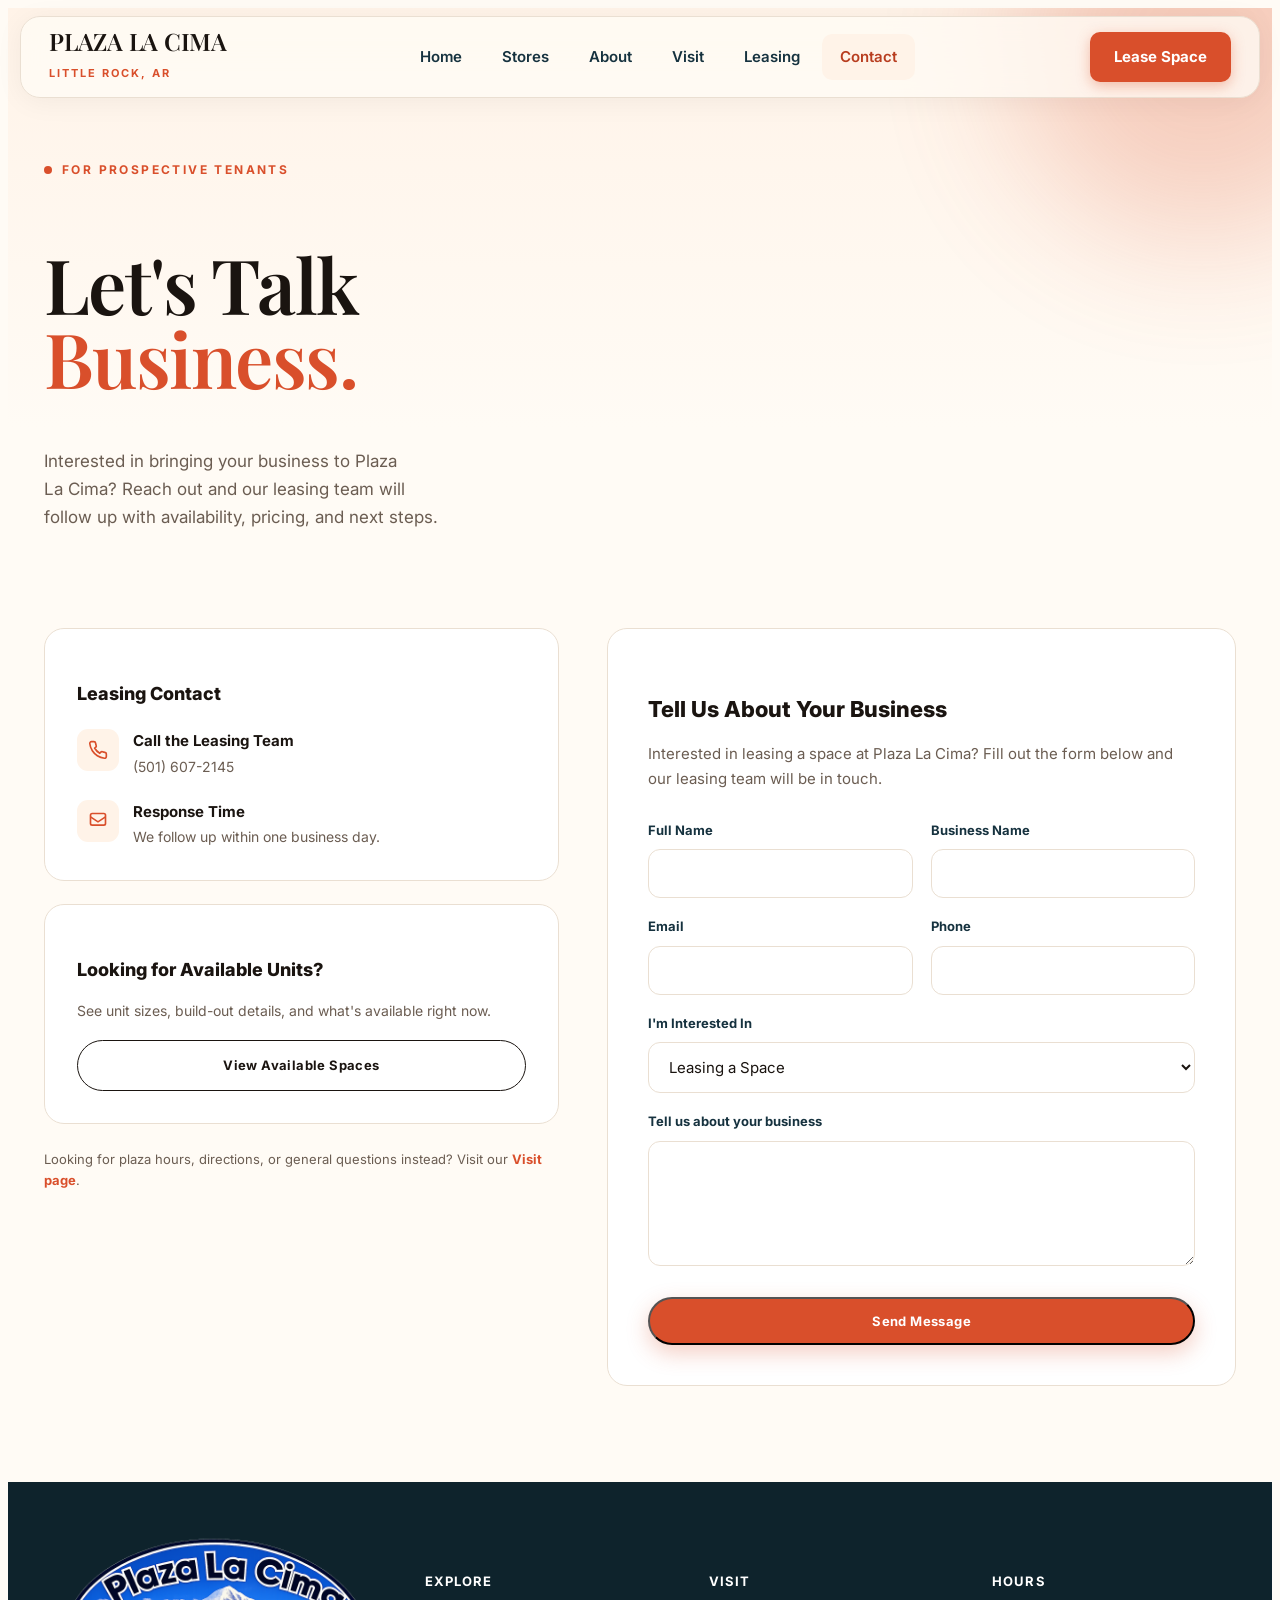
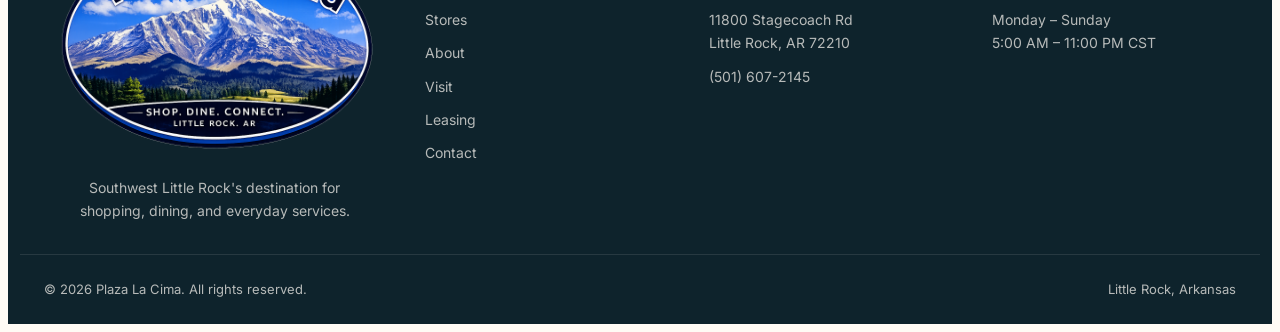
<file: contact.html>
<!DOCTYPE html>
<html lang="en">
<head>
<meta charset="UTF-8">
<meta name="viewport" content="width=device-width, initial-scale=1.0">
<meta name="description" content="Interested in leasing a space at Plaza La Cima? Contact our leasing team — 11800 Stagecoach Rd, Little Rock, AR 72210. Call (501) 607-2145.">
<title>Contact Leasing | Plaza La Cima</title>
<link rel="preconnect" href="https://fonts.googleapis.com">
<link rel="preconnect" href="https://fonts.gstatic.com" crossorigin>
<link href="https://fonts.googleapis.com/css2?family=Playfair+Display:ital,wght@0,500;0,600;0,700;1,600&family=Inter:wght@300;400;500;600;700&display=swap" rel="stylesheet">
<link rel="stylesheet" href="assets/site.css">
</head>
<body>

<div class="nav-wrap">
  <nav class="nav" role="navigation" aria-label="Primary">
    <a href="index.html" class="nav-logo" aria-label="Plaza La Cima home">
      <span><span class="nav-logo-text">PLAZA LA CIMA</span><br><span class="nav-logo-sub">Little Rock, AR</span></span>
    </a>
    <div class="nav-links">
      <a href="index.html">Home</a>
      <a href="stores.html">Stores</a>
      <a href="about.html">About</a>
      <a href="visit.html">Visit</a>
      <a href="leasing.html">Leasing</a>
      <a href="contact.html" class="active">Contact</a>
    </div>
    <a href="leasing.html" class="nav-cta">Lease Space</a>
    <button class="nav-toggle" aria-label="Open menu" aria-expanded="false">
      <svg width="24" height="24" viewBox="0 0 24 24" fill="none" stroke="#1A1410" stroke-width="2"><line x1="3" y1="6" x2="21" y2="6"/><line x1="3" y1="12" x2="21" y2="12"/><line x1="3" y1="18" x2="21" y2="18"/></svg>
    </button>
  </nav>
</div>
<div class="mobile-menu">
  <a href="index.html">Home</a>
  <a href="stores.html">Stores</a>
  <a href="about.html">About</a>
  <a href="visit.html">Visit</a>
  <a href="leasing.html">Leasing</a>
  <a href="contact.html">Contact</a>
  <a href="leasing.html" class="mobile-cta">Lease Space</a>
</div>

<header style="position:relative; padding:140px 0 60px; overflow:hidden; background:linear-gradient(180deg,#FFF3E8 0%,#FFFBF5 70%);">
  <div class="blob" style="width:380px;height:380px;background:var(--primary);top:-150px;right:-120px;"></div>
  <div class="container" style="position:relative;z-index:1;">
    <p class="kicker reveal">For Prospective Tenants</p>
    <h1 class="font-display reveal" style="font-size:clamp(40px,7vw,76px); line-height:0.98; transition-delay:.05s;">Let's Talk<br><span style="color:var(--primary);">Business.</span></h1>
    <p class="reveal text-balance" style="font-size:17px; color:var(--muted); max-width:560px; margin-top:20px; transition-delay:.1s;">Interested in bringing your business to Plaza La Cima? Reach out and our leasing team will follow up with availability, pricing, and next steps.</p>
  </div>
</header>

<section class="section" style="padding-top:20px;">
  <div class="container" style="display:grid; grid-template-columns:0.9fr 1.1fr; gap:48px; align-items:start;">

    <div>
      <div class="reveal card" style="padding:32px; margin-bottom:24px;">
        <h3 style="font-weight:800; font-size:18px; margin-bottom:20px;">Leasing Contact</h3>
        <div style="display:flex; gap:14px; margin-bottom:20px;">
          <span style="width:42px;height:42px;border-radius:11px;background:var(--bg-2);display:flex;align-items:center;justify-content:center;flex-shrink:0;">
            <svg width="20" height="20" viewBox="0 0 24 24" fill="none" stroke="var(--primary)" stroke-width="2"><path d="M22 16.92v3a2 2 0 0 1-2.18 2 19.79 19.79 0 0 1-8.63-3.07 19.5 19.5 0 0 1-6-6 19.79 19.79 0 0 1-3.07-8.67A2 2 0 0 1 4.11 2h3a2 2 0 0 1 2 1.72c.127.96.361 1.903.7 2.81a2 2 0 0 1-.45 2.11L8.09 9.91a16 16 0 0 0 6 6l1.27-1.27a2 2 0 0 1 2.11-.45c.907.339 1.85.573 2.81.7A2 2 0 0 1 22 16.92z"/></svg>
          </span>
          <div><div style="font-weight:700; font-size:15px;">Call the Leasing Team</div><a href="tel:+15016072145" style="color:var(--muted); font-size:14px;">(501) 607-2145</a></div>
        </div>
        <div style="display:flex; gap:14px;">
          <span style="width:42px;height:42px;border-radius:11px;background:var(--bg-2);display:flex;align-items:center;justify-content:center;flex-shrink:0;">
            <svg width="20" height="20" viewBox="0 0 24 24" fill="none" stroke="var(--primary)" stroke-width="2"><rect x="3" y="3" width="18" height="14" rx="2"/><path d="M3 7l9 6 9-6"/></svg>
          </span>
          <div><div style="font-weight:700; font-size:15px;">Response Time</div><div style="color:var(--muted); font-size:14px;">We follow up within one business day.</div></div>
        </div>
      </div>

      <div class="reveal card" style="padding:32px; transition-delay:.05s;">
        <h3 style="font-weight:800; font-size:18px; margin-bottom:12px;">Looking for Available Units?</h3>
        <p style="color:var(--muted); font-size:14px; margin-bottom:18px;">See unit sizes, build-out details, and what's available right now.</p>
        <a href="leasing.html" class="btn btn-outline" style="width:100%; justify-content:center;">View Available Spaces</a>
      </div>

      <p style="font-size:13px; color:var(--muted); margin-top:24px;">Looking for plaza hours, directions, or general questions instead? Visit our <a href="visit.html" style="color:var(--primary); font-weight:700;">Visit page</a>.</p>
    </div>

    <div class="reveal card" style="padding:40px; transition-delay:.1s;">
      <h3 style="font-weight:800; font-size:22px; margin-bottom:8px;">Tell Us About Your Business</h3>
      <p style="color:var(--muted); font-size:15px; margin-bottom:28px;">Interested in leasing a space at Plaza La Cima? Fill out the form below and our leasing team will be in touch.</p>

      <div data-form-success class="hidden" style="background:rgba(34,139,87,0.1); color:#1F7A4D; padding:14px 18px; border-radius:12px; font-size:14px; font-weight:600; margin-bottom:20px;">
        Thanks! Your message has been sent. We'll be in touch soon.
      </div>

      <form data-static-form aria-label="Leasing contact form">
        <div style="display:grid; grid-template-columns:1fr 1fr; gap:18px; margin-bottom:18px;">
          <div class="field"><label for="name">Full Name</label><input type="text" id="name" name="name" required autocomplete="name"></div>
          <div class="field"><label for="business">Business Name</label><input type="text" id="business" name="business"></div>
        </div>
        <div style="display:grid; grid-template-columns:1fr 1fr; gap:18px; margin-bottom:18px;">
          <div class="field"><label for="email">Email</label><input type="email" id="email" name="email" required autocomplete="email"></div>
          <div class="field"><label for="phone">Phone</label><input type="tel" id="phone" name="phone" required autocomplete="tel"></div>
        </div>
        <div class="field" style="margin-bottom:18px;">
          <label for="topic">I'm Interested In</label>
          <select id="topic" name="topic">
            <option>Leasing a Space</option>
            <option>Unit 6 — ~1,200 sq ft</option>
            <option>Unit 7 — ~950 sq ft</option>
            <option>Press / Media</option>
            <option>Other</option>
          </select>
        </div>
        <div class="field" style="margin-bottom:24px;"><label for="message">Tell us about your business</label><textarea id="message" name="message" rows="5" required></textarea></div>
        <button type="submit" class="btn btn-primary" style="width:100%; justify-content:center;">Send Message</button>
      </form>
    </div>
  </div>
</section>

<footer class="footer">
  <div class="container" style="padding:72px 24px 32px; display:grid; grid-template-columns:1.4fr 1fr 1fr 1fr; gap:40px;">
    <div style="text-align:center;">
      <img src="assets/images/57A8D2F7-9F4C-454E-AA2B-6FD68FB457A6.png" alt="Plaza La Cima logo" style="height:250px; width:auto; max-width:100%; margin:-32px auto 4px;">
      <p style="max-width:280px; font-size:14px; margin:0 auto;">Southwest Little Rock's destination for shopping, dining, and everyday services.</p>
    </div>
    <div>
      <h4 style="color:var(--white); font-size:13px; letter-spacing:.08em; text-transform:uppercase; margin-bottom:16px;">Explore</h4>
      <div style="display:flex; flex-direction:column; gap:10px; font-size:14px;">
        <a href="stores.html">Stores</a><a href="about.html">About</a><a href="visit.html">Visit</a><a href="leasing.html">Leasing</a><a href="contact.html">Contact</a>
      </div>
    </div>
    <div>
      <h4 style="color:var(--white); font-size:13px; letter-spacing:.08em; text-transform:uppercase; margin-bottom:16px;">Visit</h4>
      <div style="display:flex; flex-direction:column; gap:10px; font-size:14px;">
        <span>11800 Stagecoach Rd<br>Little Rock, AR 72210</span>
        <a href="tel:+15016072145">(501) 607-2145</a>
      </div>
    </div>
    <div>
      <h4 style="color:var(--white); font-size:13px; letter-spacing:.08em; text-transform:uppercase; margin-bottom:16px;">Hours</h4>
      <p style="font-size:14px;">Monday – Sunday<br>5:00 AM – 11:00 PM CST</p>
    </div>
  </div>
  <div class="container" style="border-top:1px solid rgba(255,251,245,0.1); padding:24px; font-size:13px; display:flex; justify-content:space-between; flex-wrap:wrap; gap:8px;">
    <span>© 2026 Plaza La Cima. All rights reserved.</span>
    <span>Little Rock, Arkansas</span>
  </div>
</footer>

<script src="assets/site.js"></script>
</body>
</html>
</file>
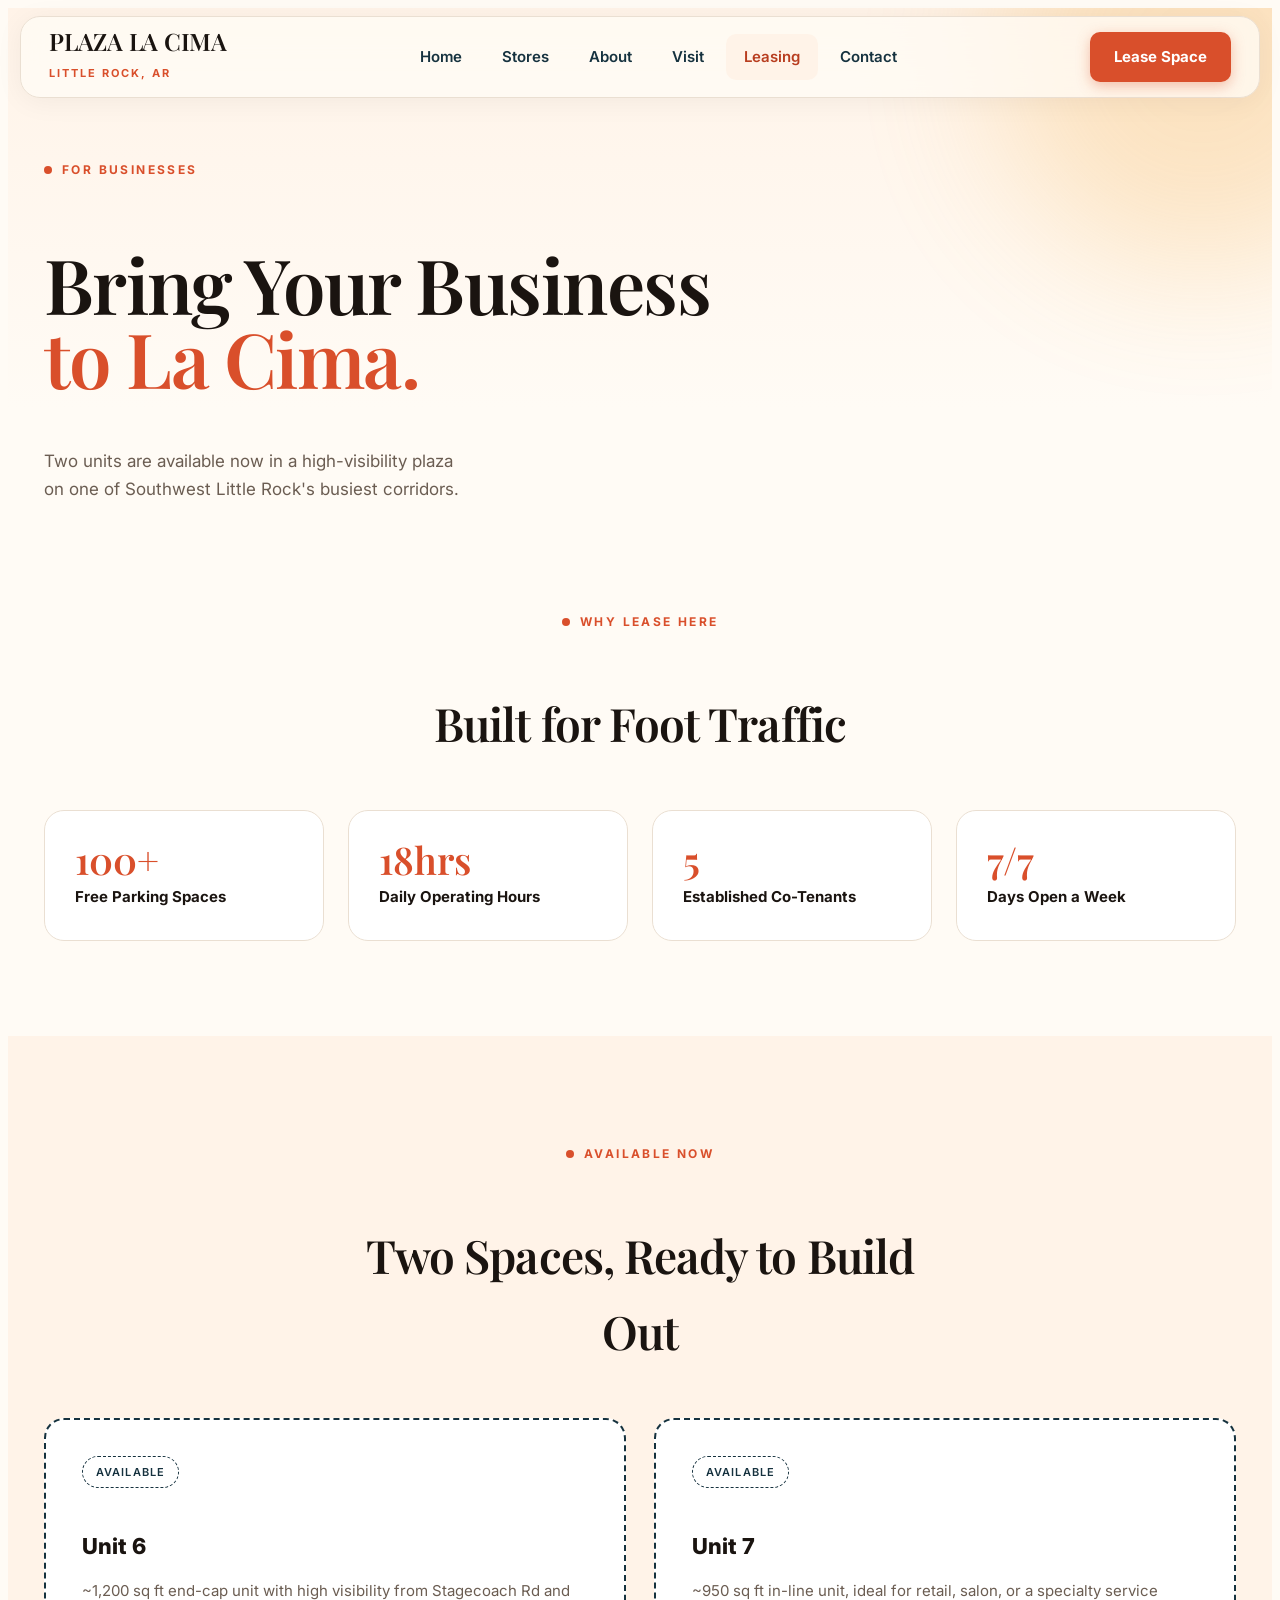
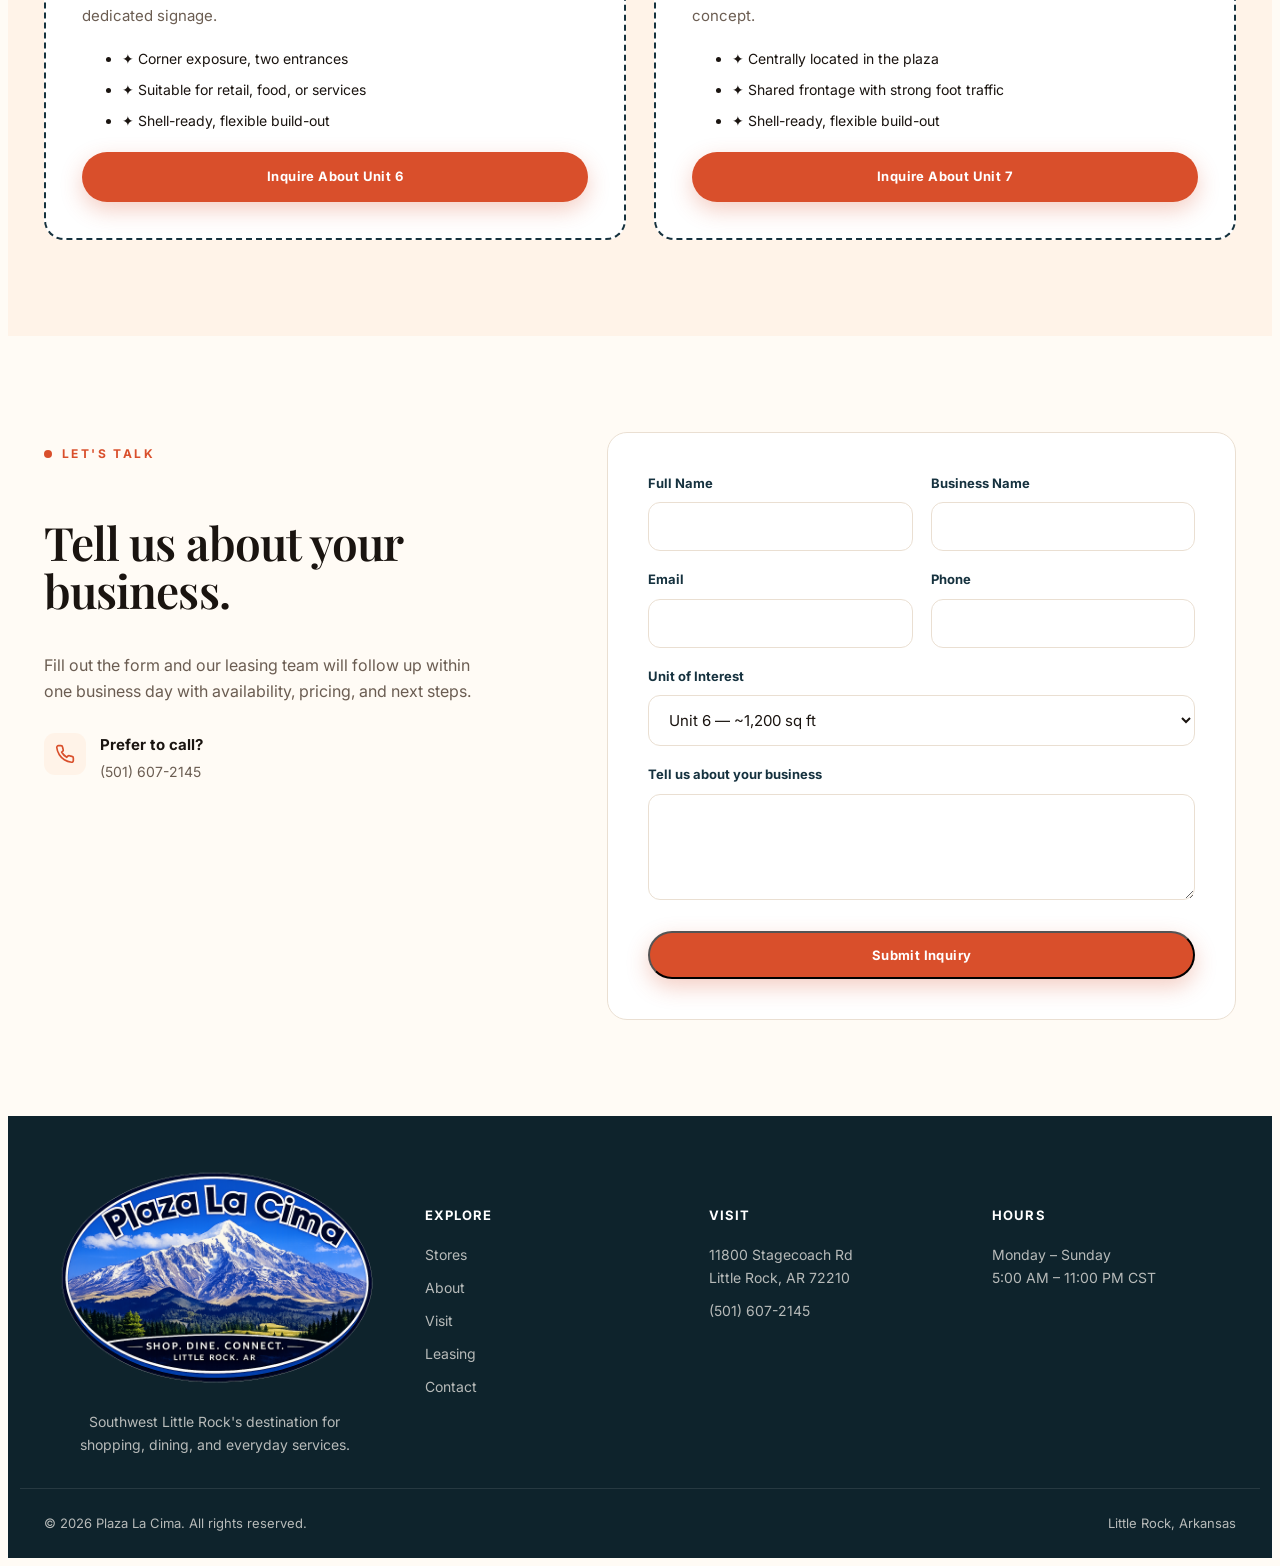
<file: leasing.html>
<!DOCTYPE html>
<html lang="en">
<head>
<meta charset="UTF-8">
<meta name="viewport" content="width=device-width, initial-scale=1.0">
<meta name="description" content="Lease retail space at Plaza La Cima in Little Rock, Arkansas. Two units available now on Stagecoach Road.">
<title>Leasing | Plaza La Cima</title>
<link rel="preconnect" href="https://fonts.googleapis.com">
<link rel="preconnect" href="https://fonts.gstatic.com" crossorigin>
<link href="https://fonts.googleapis.com/css2?family=Playfair+Display:ital,wght@0,500;0,600;0,700;1,600&family=Inter:wght@300;400;500;600;700&display=swap" rel="stylesheet">
<link rel="stylesheet" href="assets/site.css">
</head>
<body>

<div class="nav-wrap">
  <nav class="nav" role="navigation" aria-label="Primary">
    <a href="index.html" class="nav-logo" aria-label="Plaza La Cima home">
      <span><span class="nav-logo-text">PLAZA LA CIMA</span><br><span class="nav-logo-sub">Little Rock, AR</span></span>
    </a>
    <div class="nav-links">
      <a href="index.html">Home</a>
      <a href="stores.html">Stores</a>
      <a href="about.html">About</a>
      <a href="visit.html">Visit</a>
      <a href="leasing.html" class="active">Leasing</a>
      <a href="contact.html">Contact</a>
    </div>
    <a href="leasing.html" class="nav-cta">Lease Space</a>
    <button class="nav-toggle" aria-label="Open menu" aria-expanded="false">
      <svg width="24" height="24" viewBox="0 0 24 24" fill="none" stroke="#1A1410" stroke-width="2"><line x1="3" y1="6" x2="21" y2="6"/><line x1="3" y1="12" x2="21" y2="12"/><line x1="3" y1="18" x2="21" y2="18"/></svg>
    </button>
  </nav>
</div>
<div class="mobile-menu">
  <a href="index.html">Home</a>
  <a href="stores.html">Stores</a>
  <a href="about.html">About</a>
  <a href="visit.html">Visit</a>
  <a href="leasing.html">Leasing</a>
  <a href="contact.html">Contact</a>
  <a href="leasing.html" class="mobile-cta">Lease Space</a>
</div>

<header style="position:relative; padding:140px 0 60px; overflow:hidden; background:linear-gradient(180deg,#FFF3E8 0%,#FFFBF5 70%);">
  <div class="blob" style="width:420px;height:420px;background:var(--gold);top:-160px;right:-140px;"></div>
  <div class="container" style="position:relative;z-index:1;">
    <p class="kicker reveal">For Businesses</p>
    <h1 class="font-display reveal" style="font-size:clamp(40px,7vw,76px); line-height:0.98; transition-delay:.05s;">Bring Your Business<br><span style="color:var(--primary);">to La Cima.</span></h1>
    <p class="reveal text-balance" style="font-size:17px; color:var(--muted); max-width:560px; margin-top:20px; transition-delay:.1s;">Two units are available now in a high-visibility plaza on one of Southwest Little Rock's busiest corridors.</p>
  </div>
</header>

<section class="section" style="padding-top:20px;">
  <div class="container">
    <div style="text-align:center; max-width:600px; margin:0 auto 48px;">
      <p class="kicker reveal" style="justify-content:center;">Why Lease Here</p>
      <h2 class="font-display reveal" style="font-size:clamp(30px,4.5vw,46px); transition-delay:.05s;">Built for Foot Traffic</h2>
    </div>
    <div style="display:grid; grid-template-columns:repeat(auto-fit,minmax(240px,1fr)); gap:24px;">
      <div class="card reveal hover-lift" style="padding:30px;">
        <div class="stat-num" data-counter="100" data-suffix="+" style="font-size:38px;"></div>
        <div style="font-weight:700; font-size:15px; margin-top:6px;">Free Parking Spaces</div>
      </div>
      <div class="card reveal hover-lift" style="padding:30px; transition-delay:.05s;">
        <div class="stat-num" data-counter="18" data-suffix="hrs" style="font-size:38px;"></div>
        <div style="font-weight:700; font-size:15px; margin-top:6px;">Daily Operating Hours</div>
      </div>
      <div class="card reveal hover-lift" style="padding:30px; transition-delay:.1s;">
        <div class="stat-num" data-counter="5" style="font-size:38px;"></div>
        <div style="font-weight:700; font-size:15px; margin-top:6px;">Established Co-Tenants</div>
      </div>
      <div class="card reveal hover-lift" style="padding:30px; transition-delay:.15s;">
        <div class="stat-num" data-counter="7" data-suffix="/7" style="font-size:38px;"></div>
        <div style="font-weight:700; font-size:15px; margin-top:6px;">Days Open a Week</div>
      </div>
    </div>
  </div>
</section>

<section class="section" style="background:var(--bg-2);">
  <div class="container">
    <div style="text-align:center; max-width:600px; margin:0 auto 48px;">
      <p class="kicker reveal" style="justify-content:center;">Available Now</p>
      <h2 class="font-display reveal" style="font-size:clamp(30px,4.5vw,46px); transition-delay:.05s;">Two Spaces, Ready to Build Out</h2>
    </div>
    <div style="display:grid; grid-template-columns:repeat(auto-fit,minmax(300px,1fr)); gap:28px;">
      <div class="card reveal hover-lift" style="padding:36px; border:2px dashed var(--navy);">
        <span class="badge badge-avail" style="margin-bottom:18px;">Available</span>
        <h3 style="font-weight:800; font-size:22px; margin-bottom:6px;">Unit 6</h3>
        <p style="color:var(--muted); font-size:15px; margin-bottom:18px;">~1,200 sq ft end-cap unit with high visibility from Stagecoach Rd and dedicated signage.</p>
        <ul style="display:flex; flex-direction:column; gap:8px; font-size:14px; color:var(--ink); margin-bottom:20px;">
          <li>✦ Corner exposure, two entrances</li>
          <li>✦ Suitable for retail, food, or services</li>
          <li>✦ Shell-ready, flexible build-out</li>
        </ul>
        <a href="#inquiry" class="btn btn-primary" style="width:100%; justify-content:center;">Inquire About Unit 6</a>
      </div>
      <div class="card reveal hover-lift" style="padding:36px; border:2px dashed var(--navy); transition-delay:.05s;">
        <span class="badge badge-avail" style="margin-bottom:18px;">Available</span>
        <h3 style="font-weight:800; font-size:22px; margin-bottom:6px;">Unit 7</h3>
        <p style="color:var(--muted); font-size:15px; margin-bottom:18px;">~950 sq ft in-line unit, ideal for retail, salon, or a specialty service concept.</p>
        <ul style="display:flex; flex-direction:column; gap:8px; font-size:14px; color:var(--ink); margin-bottom:20px;">
          <li>✦ Centrally located in the plaza</li>
          <li>✦ Shared frontage with strong foot traffic</li>
          <li>✦ Shell-ready, flexible build-out</li>
        </ul>
        <a href="#inquiry" class="btn btn-primary" style="width:100%; justify-content:center;">Inquire About Unit 7</a>
      </div>
    </div>
  </div>
</section>

<section class="section" id="inquiry">
  <div class="container" style="display:grid; grid-template-columns:0.9fr 1.1fr; gap:48px; align-items:start;">
    <div>
      <p class="kicker reveal">Let's Talk</p>
      <h2 class="font-display reveal" style="font-size:clamp(30px,4.5vw,46px); line-height:1.05; transition-delay:.05s;">Tell us about your business.</h2>
      <p class="reveal text-balance" style="color:var(--muted); margin:18px 0 28px; font-size:16px; transition-delay:.1s;">
        Fill out the form and our leasing team will follow up within one business day with availability, pricing, and next steps.
      </p>
      <div class="reveal" style="display:flex; gap:14px; transition-delay:.15s;">
        <span style="width:42px;height:42px;border-radius:11px;background:var(--bg-2);display:flex;align-items:center;justify-content:center;flex-shrink:0;">
          <svg width="20" height="20" viewBox="0 0 24 24" fill="none" stroke="var(--primary)" stroke-width="2"><path d="M22 16.92v3a2 2 0 0 1-2.18 2 19.79 19.79 0 0 1-8.63-3.07 19.5 19.5 0 0 1-6-6 19.79 19.79 0 0 1-3.07-8.67A2 2 0 0 1 4.11 2h3a2 2 0 0 1 2 1.72c.127.96.361 1.903.7 2.81a2 2 0 0 1-.45 2.11L8.09 9.91a16 16 0 0 0 6 6l1.27-1.27a2 2 0 0 1 2.11-.45c.907.339 1.85.573 2.81.7A2 2 0 0 1 22 16.92z"/></svg>
        </span>
        <div><div style="font-weight:700; font-size:15px;">Prefer to call?</div><a href="tel:+15016072145" style="color:var(--muted); font-size:14px;">(501) 607-2145</a></div>
      </div>
    </div>

    <div class="reveal card" style="padding:40px; transition-delay:.1s;">
      <div data-form-success class="hidden" style="background:rgba(34,139,87,0.1); color:#1F7A4D; padding:14px 18px; border-radius:12px; font-size:14px; font-weight:600; margin-bottom:20px;">
        Thanks! Your leasing inquiry has been received. We'll follow up shortly.
      </div>
      <form data-static-form aria-label="Leasing inquiry form">
        <div style="display:grid; grid-template-columns:1fr 1fr; gap:18px; margin-bottom:18px;">
          <div class="field"><label for="l-name">Full Name</label><input type="text" id="l-name" name="name" required autocomplete="name"></div>
          <div class="field"><label for="l-business">Business Name</label><input type="text" id="l-business" name="business"></div>
        </div>
        <div style="display:grid; grid-template-columns:1fr 1fr; gap:18px; margin-bottom:18px;">
          <div class="field"><label for="l-email">Email</label><input type="email" id="l-email" name="email" required autocomplete="email"></div>
          <div class="field"><label for="l-phone">Phone</label><input type="tel" id="l-phone" name="phone" required autocomplete="tel"></div>
        </div>
        <div class="field" style="margin-bottom:18px;">
          <label for="l-unit">Unit of Interest</label>
          <select id="l-unit" name="unit">
            <option>Unit 6 — ~1,200 sq ft</option>
            <option>Unit 7 — ~950 sq ft</option>
            <option>Either / Not Sure</option>
          </select>
        </div>
        <div class="field" style="margin-bottom:24px;"><label for="l-message">Tell us about your business</label><textarea id="l-message" name="message" rows="4" required></textarea></div>
        <button type="submit" class="btn btn-primary" style="width:100%; justify-content:center;">Submit Inquiry</button>
      </form>
    </div>
  </div>
</section>

<footer class="footer">
  <div class="container" style="padding:72px 24px 32px; display:grid; grid-template-columns:1.4fr 1fr 1fr 1fr; gap:40px;">
    <div style="text-align:center;">
      <img src="assets/images/57A8D2F7-9F4C-454E-AA2B-6FD68FB457A6.png" alt="Plaza La Cima logo" style="height:250px; width:auto; max-width:100%; margin:-32px auto 4px;">
      <p style="max-width:280px; font-size:14px; margin:0 auto;">Southwest Little Rock's destination for shopping, dining, and everyday services.</p>
    </div>
    <div>
      <h4 style="color:var(--white); font-size:13px; letter-spacing:.08em; text-transform:uppercase; margin-bottom:16px;">Explore</h4>
      <div style="display:flex; flex-direction:column; gap:10px; font-size:14px;">
        <a href="stores.html">Stores</a><a href="about.html">About</a><a href="visit.html">Visit</a><a href="leasing.html">Leasing</a><a href="contact.html">Contact</a>
      </div>
    </div>
    <div>
      <h4 style="color:var(--white); font-size:13px; letter-spacing:.08em; text-transform:uppercase; margin-bottom:16px;">Visit</h4>
      <div style="display:flex; flex-direction:column; gap:10px; font-size:14px;">
        <span>11800 Stagecoach Rd<br>Little Rock, AR 72210</span>
        <a href="tel:+15016072145">(501) 607-2145</a>
      </div>
    </div>
    <div>
      <h4 style="color:var(--white); font-size:13px; letter-spacing:.08em; text-transform:uppercase; margin-bottom:16px;">Hours</h4>
      <p style="font-size:14px;">Monday – Sunday<br>5:00 AM – 11:00 PM CST</p>
    </div>
  </div>
  <div class="container" style="border-top:1px solid rgba(255,251,245,0.1); padding:24px; font-size:13px; display:flex; justify-content:space-between; flex-wrap:wrap; gap:8px;">
    <span>© 2026 Plaza La Cima. All rights reserved.</span>
    <span>Little Rock, Arkansas</span>
  </div>
</footer>

<script src="assets/site.js"></script>
</body>
</html>
</file>
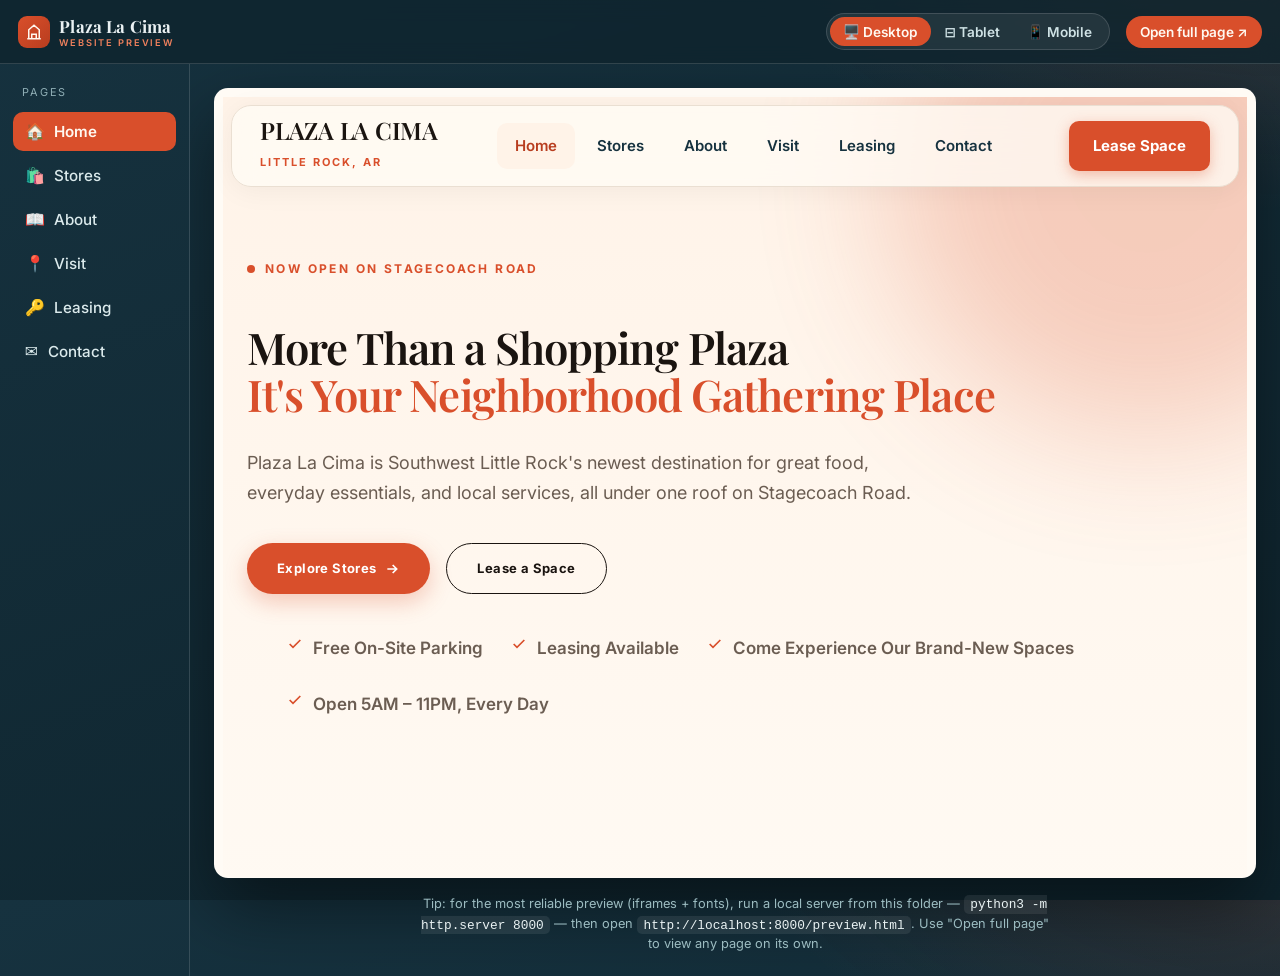
<file: preview.html>
<!DOCTYPE html>
<html lang="en">
<head>
  <meta charset="UTF-8" />
  <meta name="viewport" content="width=device-width, initial-scale=1.0" />
  <title>Preview · Plaza La Cima website</title>
  <link rel="preconnect" href="https://fonts.googleapis.com">
  <link rel="preconnect" href="https://fonts.gstatic.com" crossorigin>
  <link href="https://fonts.googleapis.com/css2?family=Playfair+Display:ital,wght@0,500;0,600;0,700;1,600&family=Inter:wght@300;400;500;600;700&display=swap" rel="stylesheet">
  <style>
    :root {
      --navy-900: #16323F;
      --navy-800: #1C3F4E;
      --navy-700: #234C5D;
      --terracotta: #D94F2B;
      --terracotta-lt: #F0815D;
      --cream: #FFFBF5;
      --line: rgba(255,255,255,0.14);
      --bar-h: 64px;
    }
    * { box-sizing: border-box; margin: 0; }
    html, body { height: 100%; }
    body {
      font-family: 'Inter', system-ui, -apple-system, "Segoe UI", Roboto, sans-serif;
      background:
        radial-gradient(900px 500px at 100% -10%, rgba(217,79,43,.18), transparent 60%),
        linear-gradient(160deg, #16323F, #0E232C);
      color: #EAF1F3;
      min-height: 100%;
    }

    /* Top bar */
    .bar {
      height: var(--bar-h);
      display: flex;
      align-items: center;
      gap: 1rem;
      padding: 0 1.1rem;
      border-bottom: 1px solid var(--line);
      background: rgba(14,35,44,.75);
      backdrop-filter: blur(10px);
      position: sticky; top: 0; z-index: 10;
    }
    .brand { display: flex; align-items: center; gap: .6rem; font-weight: 700; letter-spacing: .01em; white-space: nowrap; }
    .mark {
      width: 32px; height: 32px; flex: none; border-radius: 9px;
      display: grid; place-items: center;
      background: linear-gradient(135deg, var(--terracotta), #B83D1F);
      color: #FFF8F0;
    }
    .mark svg { width: 18px; height: 18px; }
    .brand span.name { font-family: 'Playfair Display', serif; font-size: 1.05rem; }
    .brand small { display: block; font-size: .58rem; letter-spacing: .2em; text-transform: uppercase; color: var(--terracotta-lt); font-weight: 600; }

    .spacer { flex: 1; }

    .seg { display: inline-flex; background: rgba(255,255,255,.07); border: 1px solid var(--line); border-radius: 999px; padding: 3px; }
    .seg button {
      font: inherit; font-size: .85rem; font-weight: 600;
      color: #CFE2E5; background: transparent; border: 0; cursor: pointer;
      padding: .4rem .85rem; border-radius: 999px; display: inline-flex; align-items: center; gap: .4rem;
    }
    .seg button.active { background: var(--terracotta); color: #FFF8F0; }

    .open-link {
      font-size: .85rem; font-weight: 600; color: #FFF8F0;
      background: var(--terracotta); padding: .5rem .9rem; border-radius: 999px;
      text-decoration: none; white-space: nowrap;
    }
    .open-link:hover { background: var(--terracotta-lt); }

    /* Layout: page tabs + stage */
    .wrap { display: flex; min-height: calc(100vh - var(--bar-h)); }

    nav.tabs {
      width: 190px; flex: none; padding: 1rem .8rem; border-right: 1px solid var(--line);
      display: flex; flex-direction: column; gap: .3rem;
    }
    nav.tabs .label { font-size: .68rem; text-transform: uppercase; letter-spacing: .16em; color: #8FAEB5; padding: .3rem .6rem .5rem; }
    nav.tabs button {
      font: inherit; text-align: left; font-size: .95rem; font-weight: 500;
      color: #DBEAEC; background: transparent; border: 0; cursor: pointer;
      padding: .6rem .75rem; border-radius: 10px; display: flex; align-items: center; gap: .6rem;
      transition: background .15s ease, color .15s ease;
    }
    nav.tabs button:hover { background: rgba(255,255,255,.06); }
    nav.tabs button.active { background: var(--terracotta); color: #FFF8F0; font-weight: 600; }
    nav.tabs .dot { font-size: 1rem; }

    /* Stage */
    .stage {
      flex: 1; display: grid; place-items: start center;
      padding: 1.5rem; overflow: auto;
    }
    .device {
      width: 100%;
      max-width: 1280px;
      background: var(--cream);
      border-radius: 14px;
      overflow: hidden;
      box-shadow: 0 30px 70px rgba(0,0,0,.45);
      border: 1px solid rgba(255,255,255,.08);
      transition: max-width .35s cubic-bezier(.22,1,.36,1);
    }
    .device.mobile { max-width: 390px; border-radius: 28px; padding: 10px; background: #16323F; }
    .device.tablet { max-width: 834px; }
    .device .screen { width: 100%; height: calc(100vh - var(--bar-h) - 3rem); background: var(--cream); border-radius: 8px; overflow: hidden; }
    .device.mobile .screen { height: calc(100vh - var(--bar-h) - 3rem - 20px); border-radius: 20px; }
    iframe { width: 100%; height: 100%; border: 0; display: block; background: var(--cream); }

    .hint {
      margin-top: 1rem; font-size: .8rem; color: #9CBCC1; text-align: center; max-width: 640px;
      line-height: 1.5;
    }
    .hint code { background: rgba(255,255,255,.08); padding: .1rem .4rem; border-radius: 5px; color: #EAF3F4; }

    @media (max-width: 720px) {
      nav.tabs { display: none; }
      .brand small { display: none; }
    }
  </style>
</head>
<body>
  <div class="bar">
    <span class="brand">
      <span class="mark" aria-hidden="true">
        <svg viewBox="0 0 24 24" fill="none" stroke="currentColor" stroke-width="2"><path d="M3 21h18M5 21V9l7-6 7 6v12M9 21v-6h6v6"/></svg>
      </span>
      <span><span class="name">Plaza La Cima</span><small>Website preview</small></span>
    </span>

    <span class="spacer"></span>

    <div class="seg" role="group" aria-label="Device size">
      <button data-device="desktop" class="active">🖥️ Desktop</button>
      <button data-device="tablet">⊟ Tablet</button>
      <button data-device="mobile">📱 Mobile</button>
    </div>

    <a class="open-link" id="open-new" href="index.html" target="_blank" rel="noopener">Open full page ↗</a>
  </div>

  <div class="wrap">
    <nav class="tabs" aria-label="Pages">
      <span class="label">Pages</span>
      <button data-page="index.html" class="active"><span class="dot">🏠</span> Home</button>
      <button data-page="stores.html"><span class="dot">🛍️</span> Stores</button>
      <button data-page="about.html"><span class="dot">📖</span> About</button>
      <button data-page="visit.html"><span class="dot">📍</span> Visit</button>
      <button data-page="leasing.html"><span class="dot">🔑</span> Leasing</button>
      <button data-page="contact.html"><span class="dot">✉️</span> Contact</button>
    </nav>

    <div class="stage">
      <div class="device" id="device">
        <div class="screen">
          <iframe id="frame" src="index.html" title="Plaza La Cima preview" loading="eager"></iframe>
        </div>
      </div>
      <p class="hint">
        Tip: for the most reliable preview (iframes + fonts), run a local server from this folder —
        <code>python3 -m http.server 8000</code> — then open <code>http://localhost:8000/preview.html</code>.
        Use "Open full page" to view any page on its own.
      </p>
    </div>
  </div>

  <script>
    (function () {
      var frame = document.getElementById("frame");
      var device = document.getElementById("device");
      var openNew = document.getElementById("open-new");
      var pageBtns = document.querySelectorAll("nav.tabs button");
      var devBtns = document.querySelectorAll(".seg button");

      function setActive(list, el) {
        list.forEach(function (b) { b.classList.remove("active"); });
        el.classList.add("active");
      }

      pageBtns.forEach(function (btn) {
        btn.addEventListener("click", function () {
          var page = btn.dataset.page;
          frame.src = page;
          openNew.href = page;
          setActive(pageBtns, btn);
        });
      });

      devBtns.forEach(function (btn) {
        btn.addEventListener("click", function () {
          device.classList.remove("mobile", "tablet");
          if (btn.dataset.device === "mobile") device.classList.add("mobile");
          if (btn.dataset.device === "tablet") device.classList.add("tablet");
          setActive(devBtns, btn);
        });
      });
    })();
  </script>
</body>
</html>
</file>
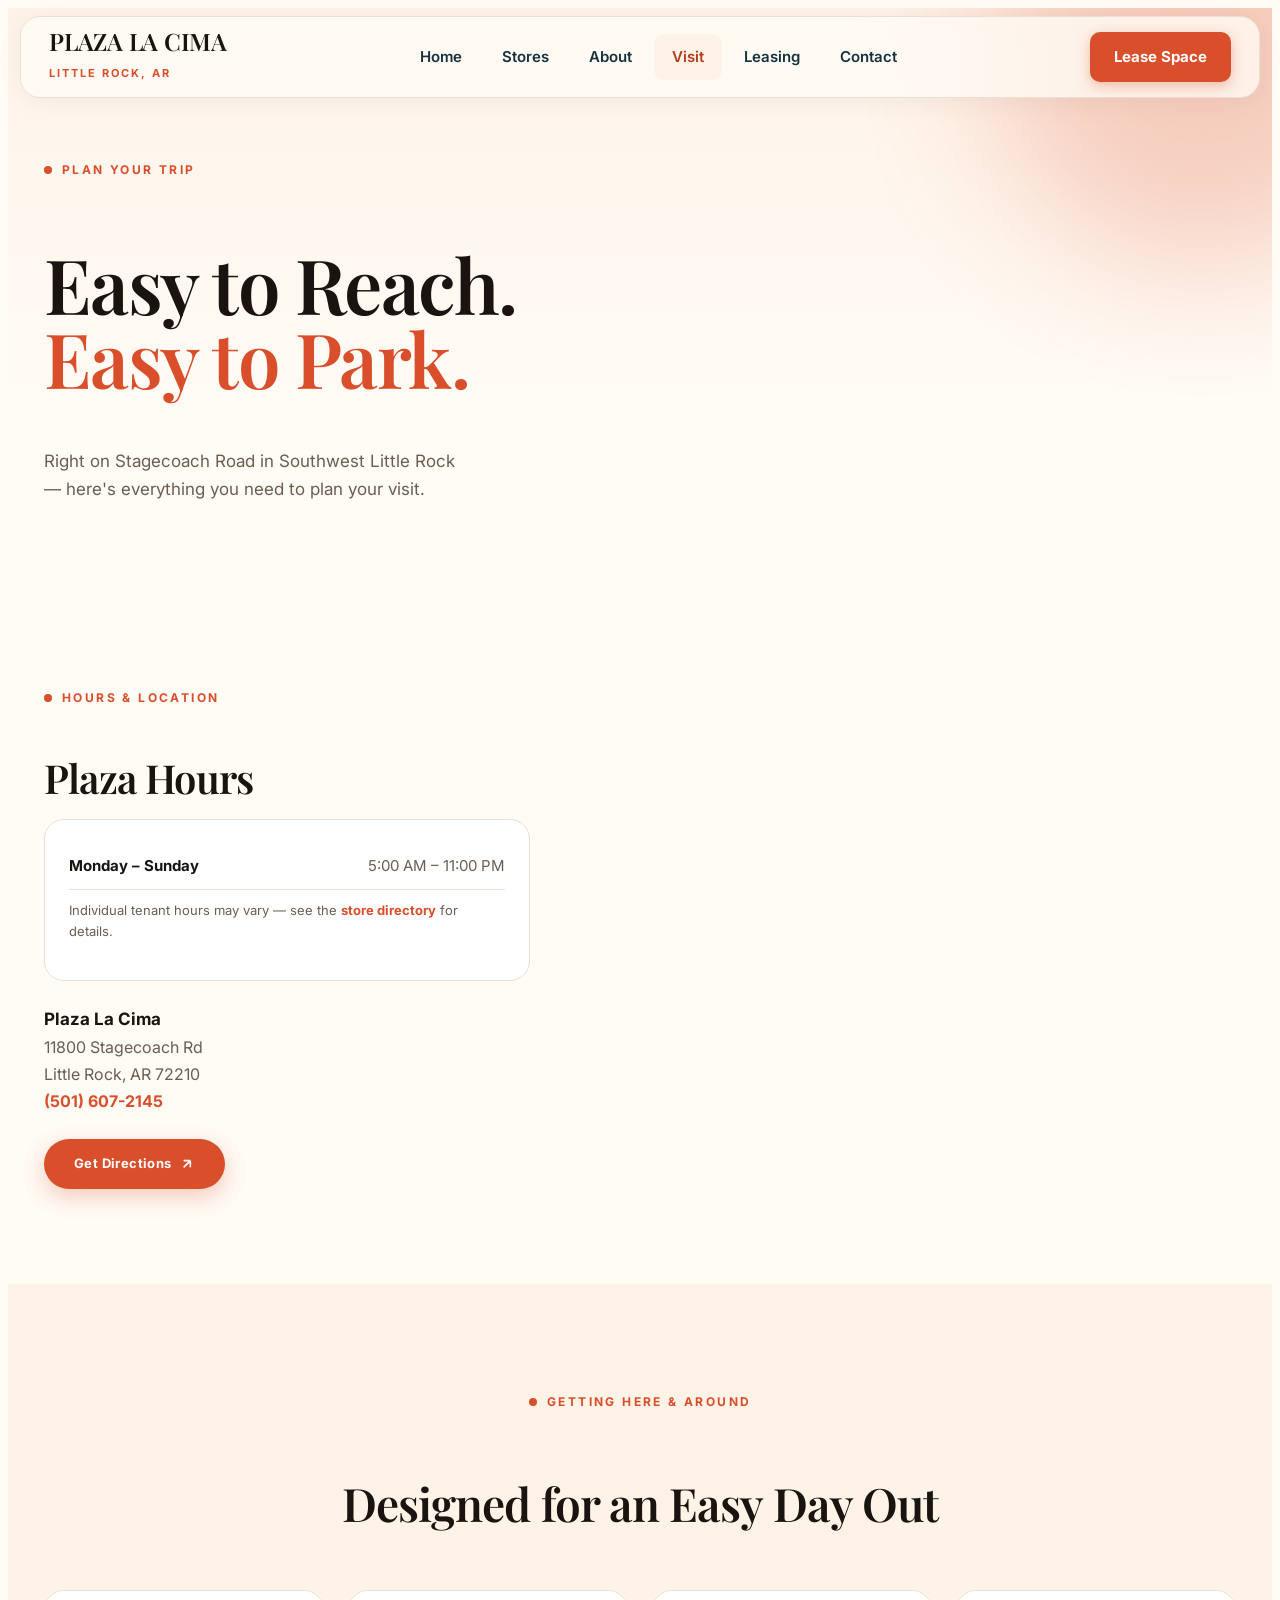
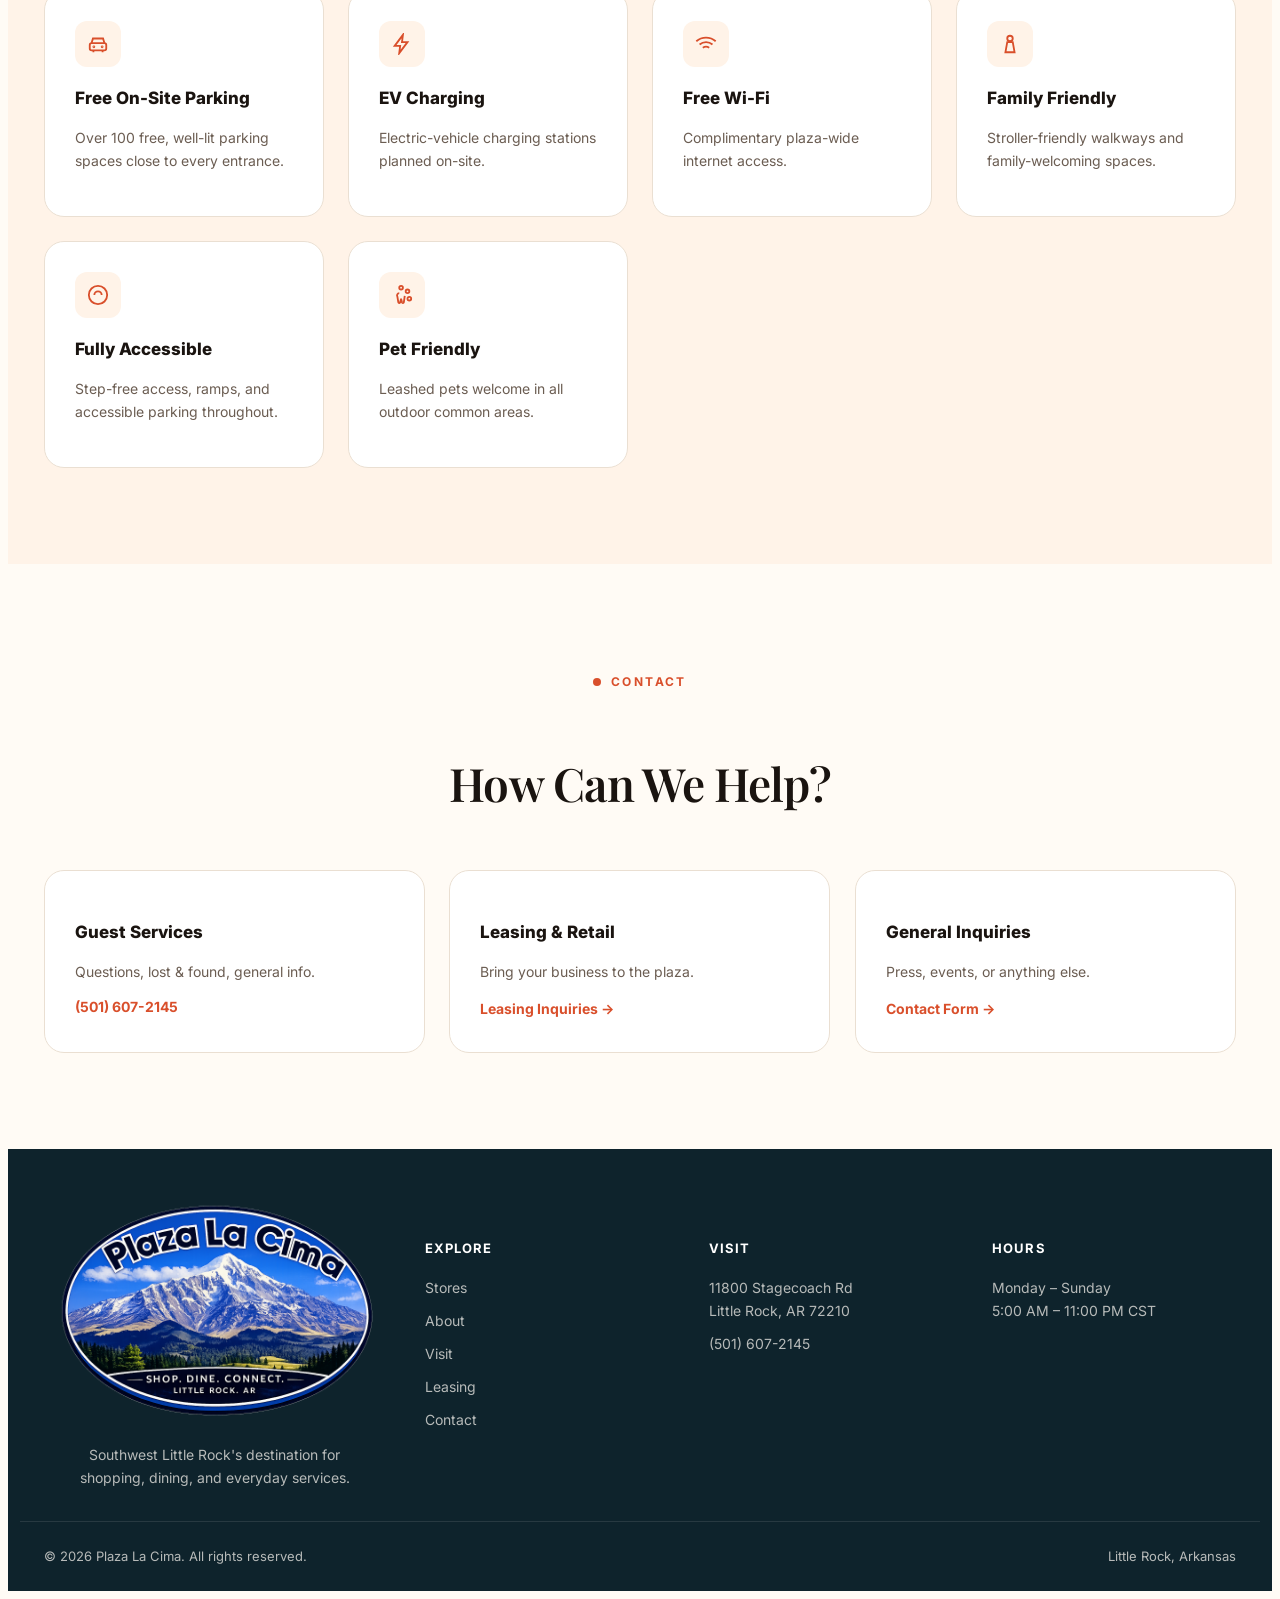
<file: visit.html>
<!DOCTYPE html>
<html lang="en">
<head>
<meta charset="UTF-8">
<meta name="viewport" content="width=device-width, initial-scale=1.0">
<meta name="description" content="Plan your visit to Plaza La Cima, 11800 Stagecoach Rd, Little Rock, AR 72210 — hours, directions, free parking, and accessibility details in Southwest Little Rock.">
<title>Visit &amp; Hours | Plaza La Cima</title>
<link rel="preconnect" href="https://fonts.googleapis.com">
<link rel="preconnect" href="https://fonts.gstatic.com" crossorigin>
<link href="https://fonts.googleapis.com/css2?family=Playfair+Display:ital,wght@0,500;0,600;0,700;1,600&family=Inter:wght@300;400;500;600;700&display=swap" rel="stylesheet">
<link rel="stylesheet" href="assets/site.css">
</head>
<body>

<div class="nav-wrap">
  <nav class="nav" role="navigation" aria-label="Primary">
    <a href="index.html" class="nav-logo" aria-label="Plaza La Cima home">
      <span><span class="nav-logo-text">PLAZA LA CIMA</span><br><span class="nav-logo-sub">Little Rock, AR</span></span>
    </a>
    <div class="nav-links">
      <a href="index.html">Home</a>
      <a href="stores.html">Stores</a>
      <a href="about.html">About</a>
      <a href="visit.html" class="active">Visit</a>
      <a href="leasing.html">Leasing</a>
      <a href="contact.html">Contact</a>
    </div>
    <a href="leasing.html" class="nav-cta">Lease Space</a>
    <button class="nav-toggle" aria-label="Open menu" aria-expanded="false">
      <svg width="24" height="24" viewBox="0 0 24 24" fill="none" stroke="#1A1410" stroke-width="2"><line x1="3" y1="6" x2="21" y2="6"/><line x1="3" y1="12" x2="21" y2="12"/><line x1="3" y1="18" x2="21" y2="18"/></svg>
    </button>
  </nav>
</div>
<div class="mobile-menu">
  <a href="index.html">Home</a>
  <a href="stores.html">Stores</a>
  <a href="about.html">About</a>
  <a href="visit.html">Visit</a>
  <a href="leasing.html">Leasing</a>
  <a href="contact.html">Contact</a>
  <a href="leasing.html" class="mobile-cta">Lease Space</a>
</div>

<header style="position:relative; padding:140px 0 60px; overflow:hidden; background:linear-gradient(180deg,#FFF3E8 0%,#FFFBF5 70%);">
  <div class="blob" style="width:420px;height:420px;background:var(--primary);top:-160px;right:-140px;"></div>
  <div class="container" style="position:relative;z-index:1;">
    <p class="kicker reveal">Plan Your Trip</p>
    <h1 class="font-display reveal" style="font-size:clamp(40px,7vw,76px); line-height:0.98; transition-delay:.05s;">Easy to Reach.<br><span style="color:var(--primary);">Easy to Park.</span></h1>
    <p class="reveal text-balance" style="font-size:17px; color:var(--muted); max-width:560px; margin-top:20px; transition-delay:.1s;">Right on Stagecoach Road in Southwest Little Rock — here's everything you need to plan your visit.</p>
  </div>
</header>

<!-- Hours + Map -->
<section class="section">
  <div class="container" style="display:grid; grid-template-columns:0.85fr 1.15fr; gap:48px; align-items:start;">
    <div class="reveal">
      <p class="kicker">Hours &amp; Location</p>
      <h2 class="font-display" style="font-size:clamp(28px,4vw,40px); line-height:1.05; margin-bottom:20px;">Plaza Hours</h2>

      <div class="card" style="padding:24px; margin-bottom:24px;">
        <table style="width:100%; border-collapse:collapse; font-size:15px;" aria-label="Opening hours">
          <tbody>
            <tr style="border-bottom:1px solid var(--line);"><th scope="row" style="text-align:left; padding:10px 0; font-weight:700;">Monday – Sunday</th><td style="text-align:right; padding:10px 0; color:var(--muted);">5:00 AM – 11:00 PM</td></tr>
          </tbody>
        </table>
        <p style="font-size:13px; color:var(--muted); margin-top:10px;">Individual tenant hours may vary — see the <a href="stores.html" style="color:var(--primary); font-weight:700;">store directory</a> for details.</p>
      </div>

      <address style="font-style:normal; margin-bottom:24px; line-height:1.7;">
        <strong style="font-size:17px;">Plaza La Cima</strong><br>
        <span style="color:var(--muted);">11800 Stagecoach Rd<br>Little Rock, AR 72210<br></span>
        <a href="tel:+15016072145" style="color:var(--primary); font-weight:700;">(501) 607-2145</a>
      </address>

      <a class="btn btn-primary" href="https://www.google.com/maps/dir/?api=1&destination=11800+Stagecoach+Rd+Little+Rock+AR+72210" target="_blank" rel="noopener">Get Directions
        <svg width="16" height="16" viewBox="0 0 24 24" fill="none" stroke="currentColor" stroke-width="2.5"><path d="M7 17L17 7M17 7H7M17 7V17"/></svg>
      </a>
    </div>

    <div class="reveal" style="border-radius:20px; overflow:hidden; aspect-ratio:4/3; transition-delay:.05s;">
      <iframe
        title="Map showing Plaza La Cima location at 11800 Stagecoach Road, Little Rock, Arkansas"
        src="https://www.google.com/maps?q=11800+Stagecoach+Rd,+Little+Rock,+AR+72210&z=15&output=embed"
        style="width:100%; height:100%; border:0;"
        loading="lazy"
        referrerpolicy="no-referrer-when-downgrade">
      </iframe>
    </div>
  </div>
</section>

<!-- Getting Here / Amenities -->
<section class="section" style="background:var(--bg-2);">
  <div class="container">
    <div style="text-align:center; max-width:600px; margin:0 auto 48px;">
      <p class="kicker reveal" style="justify-content:center;">Getting Here &amp; Around</p>
      <h2 class="font-display reveal" style="font-size:clamp(30px,4.5vw,46px); transition-delay:.05s;">Designed for an Easy Day Out</h2>
    </div>
    <div style="display:grid; grid-template-columns:repeat(auto-fit,minmax(240px,1fr)); gap:24px;">

      <div class="card reveal hover-lift" style="padding:30px;">
        <span style="width:46px;height:46px;border-radius:12px;background:var(--bg-2);display:flex;align-items:center;justify-content:center;margin-bottom:16px;">
          <svg width="22" height="22" viewBox="0 0 24 24" fill="none" stroke="var(--primary)" stroke-width="2"><rect x="3" y="11" width="18" height="8" rx="2"/><path d="M5 11l1.5-5h11L19 11M7 19v2M17 19v2"/><circle cx="7.5" cy="15" r="0.5"/><circle cx="16.5" cy="15" r="0.5"/></svg>
        </span>
        <h3 style="font-weight:800; font-size:17px; margin-bottom:6px;">Free On-Site Parking</h3>
        <p style="color:var(--muted); font-size:14px;">Over 100 free, well-lit parking spaces close to every entrance.</p>
      </div>

      <div class="card reveal hover-lift" style="padding:30px; transition-delay:.05s;">
        <span style="width:46px;height:46px;border-radius:12px;background:var(--bg-2);display:flex;align-items:center;justify-content:center;margin-bottom:16px;">
          <svg width="22" height="22" viewBox="0 0 24 24" fill="none" stroke="var(--primary)" stroke-width="2"><path d="M13 2L4 14h6l-1 8 9-12h-6l1-8z"/></svg>
        </span>
        <h3 style="font-weight:800; font-size:17px; margin-bottom:6px;">EV Charging</h3>
        <p style="color:var(--muted); font-size:14px;">Electric-vehicle charging stations planned on-site.</p>
      </div>

      <div class="card reveal hover-lift" style="padding:30px; transition-delay:.1s;">
        <span style="width:46px;height:46px;border-radius:12px;background:var(--bg-2);display:flex;align-items:center;justify-content:center;margin-bottom:16px;">
          <svg width="22" height="22" viewBox="0 0 24 24" fill="none" stroke="var(--primary)" stroke-width="2"><path d="M5 12.55a11 11 0 0 1 14.08 0M1.42 9a16 16 0 0 1 21.16 0M8.53 16.11a6 6 0 0 1 6.95 0M12 20h.01"/></svg>
        </span>
        <h3 style="font-weight:800; font-size:17px; margin-bottom:6px;">Free Wi-Fi</h3>
        <p style="color:var(--muted); font-size:14px;">Complimentary plaza-wide internet access.</p>
      </div>

      <div class="card reveal hover-lift" style="padding:30px; transition-delay:.15s;">
        <span style="width:46px;height:46px;border-radius:12px;background:var(--bg-2);display:flex;align-items:center;justify-content:center;margin-bottom:16px;">
          <svg width="22" height="22" viewBox="0 0 24 24" fill="none" stroke="var(--primary)" stroke-width="2"><circle cx="12" cy="6" r="3"/><path d="M9 10h6l2 11H7l2-11z"/></svg>
        </span>
        <h3 style="font-weight:800; font-size:17px; margin-bottom:6px;">Family Friendly</h3>
        <p style="color:var(--muted); font-size:14px;">Stroller-friendly walkways and family-welcoming spaces.</p>
      </div>

      <div class="card reveal hover-lift" style="padding:30px; transition-delay:.2s;">
        <span style="width:46px;height:46px;border-radius:12px;background:var(--bg-2);display:flex;align-items:center;justify-content:center;margin-bottom:16px;">
          <svg width="22" height="22" viewBox="0 0 24 24" fill="none" stroke="var(--primary)" stroke-width="2"><circle cx="12" cy="12" r="10"/><path d="M8 12a4 4 0 1 1 8 0"/><line x1="12" y1="16" x2="12" y2="16.01"/></svg>
        </span>
        <h3 style="font-weight:800; font-size:17px; margin-bottom:6px;">Fully Accessible</h3>
        <p style="color:var(--muted); font-size:14px;">Step-free access, ramps, and accessible parking throughout.</p>
      </div>

      <div class="card reveal hover-lift" style="padding:30px; transition-delay:.25s;">
        <span style="width:46px;height:46px;border-radius:12px;background:var(--bg-2);display:flex;align-items:center;justify-content:center;margin-bottom:16px;">
          <svg width="22" height="22" viewBox="0 0 24 24" fill="none" stroke="var(--primary)" stroke-width="2"><circle cx="11" cy="4" r="2"/><circle cx="18" cy="8" r="2"/><circle cx="20" cy="16" r="2"/><path d="M9 10c-2 0-3 2-2 4l1 6c.2 1 1.5 1 2 0l1-4 1 4c.5 1 1.8 1 2-0l1-7"/></svg>
        </span>
        <h3 style="font-weight:800; font-size:17px; margin-bottom:6px;">Pet Friendly</h3>
        <p style="color:var(--muted); font-size:14px;">Leashed pets welcome in all outdoor common areas.</p>
      </div>

    </div>
  </div>
</section>

<!-- Contact -->
<section class="section" id="contact">
  <div class="container">
    <div style="text-align:center; max-width:600px; margin:0 auto 48px;">
      <p class="kicker reveal" style="justify-content:center;">Contact</p>
      <h2 class="font-display reveal" style="font-size:clamp(30px,4.5vw,46px); transition-delay:.05s;">How Can We Help?</h2>
    </div>
    <div style="display:grid; grid-template-columns:repeat(auto-fit,minmax(240px,1fr)); gap:24px;">
      <div class="card reveal hover-lift" style="padding:30px;">
        <h3 style="font-weight:800; font-size:17px; margin-bottom:8px;">Guest Services</h3>
        <p style="color:var(--muted); font-size:14px; margin-bottom:12px;">Questions, lost &amp; found, general info.</p>
        <a href="tel:+15016072145" style="display:block; color:var(--primary); font-weight:700; font-size:14px;">(501) 607-2145</a>
      </div>
      <div class="card reveal hover-lift" style="padding:30px; transition-delay:.05s;">
        <h3 style="font-weight:800; font-size:17px; margin-bottom:8px;">Leasing &amp; Retail</h3>
        <p style="color:var(--muted); font-size:14px; margin-bottom:12px;">Bring your business to the plaza.</p>
        <a href="leasing.html" style="color:var(--primary); font-weight:700; font-size:14px;">Leasing Inquiries →</a>
      </div>
      <div class="card reveal hover-lift" style="padding:30px; transition-delay:.1s;">
        <h3 style="font-weight:800; font-size:17px; margin-bottom:8px;">General Inquiries</h3>
        <p style="color:var(--muted); font-size:14px; margin-bottom:12px;">Press, events, or anything else.</p>
        <a href="contact.html" style="color:var(--primary); font-weight:700; font-size:14px;">Contact Form →</a>
      </div>
    </div>
  </div>
</section>

<footer class="footer">
  <div class="container" style="padding:72px 24px 32px; display:grid; grid-template-columns:1.4fr 1fr 1fr 1fr; gap:40px;">
    <div style="text-align:center;">
      <img src="assets/images/57A8D2F7-9F4C-454E-AA2B-6FD68FB457A6.png" alt="Plaza La Cima logo" style="height:250px; width:auto; max-width:100%; margin:-32px auto 4px;">
      <p style="max-width:280px; font-size:14px; margin:0 auto;">Southwest Little Rock's destination for shopping, dining, and everyday services.</p>
    </div>
    <div>
      <h4 style="color:var(--white); font-size:13px; letter-spacing:.08em; text-transform:uppercase; margin-bottom:16px;">Explore</h4>
      <div style="display:flex; flex-direction:column; gap:10px; font-size:14px;">
        <a href="stores.html">Stores</a><a href="about.html">About</a><a href="visit.html">Visit</a><a href="leasing.html">Leasing</a><a href="contact.html">Contact</a>
      </div>
    </div>
    <div>
      <h4 style="color:var(--white); font-size:13px; letter-spacing:.08em; text-transform:uppercase; margin-bottom:16px;">Visit</h4>
      <div style="display:flex; flex-direction:column; gap:10px; font-size:14px;">
        <span>11800 Stagecoach Rd<br>Little Rock, AR 72210</span>
        <a href="tel:+15016072145">(501) 607-2145</a>
      </div>
    </div>
    <div>
      <h4 style="color:var(--white); font-size:13px; letter-spacing:.08em; text-transform:uppercase; margin-bottom:16px;">Hours</h4>
      <p style="font-size:14px;">Monday – Sunday<br>5:00 AM – 11:00 PM CST</p>
    </div>
  </div>
  <div class="container" style="border-top:1px solid rgba(255,251,245,0.1); padding:24px; font-size:13px; display:flex; justify-content:space-between; flex-wrap:wrap; gap:8px;">
    <span>© 2026 Plaza La Cima. All rights reserved.</span>
    <span>Little Rock, Arkansas</span>
  </div>
</footer>

<script src="assets/site.js"></script>
</body>
</html>
</file>
<file: assets/site.css>
/* ============================================================
   PLAZA LA CIMA — Shared Design System
   Style: Elegant Modern | Fonts: Playfair Display (display) + Inter (body)
   ============================================================ */

:root {
  --bg:          #FFFBF5;
  --bg-2:        #FFF3E8;
  --ink:         #1A1410;
  --muted:       #6B5D52;
  --primary:     #D94F2B;
  --primary-dk:  #B83D1F;
  --primary-lt:  #F0815D;
  --navy:        #16323F;
  --navy-2:      #0E232C;
  --gold:        #F2A93B;
  --line:        #EADFD2;
  --white:       #FFFFFF;
  --ease: cubic-bezier(0.16, 1, 0.3, 1);
}

* , *::before, *::after { box-sizing: border-box; }
html { scroll-behavior: smooth; }
body {
  font-family: 'Inter', system-ui, sans-serif;
  background: var(--bg);
  color: var(--ink);
  line-height: 1.65;
  font-size: 16px;
  overflow-x: hidden;
}
img { max-width: 100%; display: block; }
a { text-decoration: none; color: inherit; }
button { font-family: inherit; }

@media (prefers-reduced-motion: reduce) {
  *, *::before, *::after { animation-duration: 0.01ms !important; transition-duration: 0.01ms !important; scroll-behavior: auto !important; }
}

.font-display {
  font-family: 'Playfair Display', serif;
  font-weight: 600;
  letter-spacing: -0.02em;
}

/* Refined italic serif accent — paired with our display font for an
   elegant, editorial touch on tenant/business names and select copy. */
.font-serif {
  font-family: 'Playfair Display', serif;
  font-style: italic;
  font-weight: 600;
  letter-spacing: -0.01em;
  font-size: 1.3em;
}

/* ---------- Reveal-on-scroll ---------- */
.reveal {
  opacity: 0;
  transform: translateY(28px);
  transition: opacity 0.7s var(--ease), transform 0.7s var(--ease);
  will-change: opacity, transform;
}
.reveal.visible { opacity: 1; transform: translateY(0); }
@media (prefers-reduced-motion: reduce) {
  .reveal { opacity: 1; transform: none; transition: none; }
}

/* ---------- Floating Navbar ---------- */
.nav-wrap { position: fixed; top: 16px; left: 16px; right: 16px; z-index: 100; display: flex; justify-content: center; }
.nav {
  width: 100%;
  max-width: 1240px;
  display: flex;
  align-items: center;
  justify-content: space-between;
  background: rgba(255,251,245,0.78);
  backdrop-filter: blur(18px);
  -webkit-backdrop-filter: blur(18px);
  border: 1px solid var(--line);
  border-radius: 20px;
  padding: 12px 28px;
  box-shadow: 0 4px 28px rgba(26,20,16,0.05);
  transition: box-shadow 0.3s var(--ease), background 0.3s var(--ease);
}
.nav.scrolled { box-shadow: 0 10px 36px rgba(26,20,16,0.1); }
.nav-logo { display: flex; align-items: center; gap: 13px; }
.nav-logo-badge {
  width: 48px; height: 48px; border-radius: 12px;
  background: linear-gradient(135deg, var(--primary), var(--primary-dk));
  display: flex; align-items: center; justify-content: center; flex-shrink: 0;
}
.nav-logo-badge svg { width: 24px; height: 24px; }
.nav-logo-text { font-family: 'Playfair Display', serif; font-weight: 600; font-size: 24px; letter-spacing: -0.01em; line-height: 1; color: var(--ink); }
.nav-logo-sub { font-size: 11px; font-weight: 700; letter-spacing: 0.18em; color: var(--primary); text-transform: uppercase; }
.nav-logo-img {
  height: 152px; width: auto; display: block; flex-shrink: 0;
  margin: -32px 0; position: relative; z-index: 5;
}
@media (max-width: 480px) { .nav-logo-img { height: 88px; margin: -16px 0; } }
.nav-links { display: flex; align-items: center; gap: 4px; }
.nav-links a {
  font-size: 15px; font-weight: 600; padding: 11px 18px; border-radius: 10px;
  color: var(--navy); transition: background 0.2s var(--ease), color 0.2s var(--ease);
  cursor: pointer;
}
.nav-links a:hover, .nav-links a.active { background: var(--bg-2); color: var(--primary-dk); }
.nav-cta {
  background: var(--primary); color: var(--white); font-weight: 700; font-size: 15px;
  padding: 13px 24px; border-radius: 10px; transition: transform 0.2s var(--ease), background 0.2s var(--ease);
  cursor: pointer; box-shadow: 0 4px 14px rgba(217,79,43,0.35);
}
.nav-cta:hover { background: var(--primary-dk); transform: translateY(-1px); }
.nav-toggle { display: none; cursor: pointer; }
.mobile-menu {
  display: none; position: fixed; top: 100px; left: 16px; right: 16px; z-index: 99;
  background: var(--white); border: 1px solid var(--line); border-radius: 16px;
  padding: 12px; box-shadow: 0 12px 40px rgba(26,20,16,0.15);
  flex-direction: column; gap: 4px;
}
.mobile-menu.open { display: flex; }
.mobile-menu a { padding: 14px 16px; border-radius: 10px; font-weight: 600; font-size: 15px; cursor: pointer; }
.mobile-menu a:hover { background: var(--bg-2); }
.mobile-menu a.mobile-cta { background: var(--primary); color: var(--white); text-align: center; margin-top: 6px; }
.mobile-menu a.mobile-cta:hover { background: var(--primary-dk); }

@media (max-width: 860px) {
  .nav-links { display: none; }
  .nav-cta { display: none; }
  .nav-toggle { display: flex; }
}

/* ---------- Buttons ---------- */
.btn {
  display: inline-flex; align-items: center; gap: 8px; font-weight: 700; font-size: 13px;
  letter-spacing: 0.03em; padding: 14px 30px; border-radius: 999px; cursor: pointer;
  transition: transform 0.25s var(--ease), box-shadow 0.25s var(--ease), background 0.25s var(--ease);
  white-space: nowrap;
}
.btn-primary { background: var(--primary); color: var(--white); box-shadow: 0 8px 22px rgba(217,79,43,0.28); }
.btn-primary:hover { background: var(--primary-dk); transform: translateY(-2px); box-shadow: 0 14px 30px rgba(217,79,43,0.36); }
.btn-outline { background: transparent; color: var(--ink); border: 1.5px solid var(--ink); }
.btn-outline:hover { background: var(--ink); color: var(--white); transform: translateY(-2px); }
.btn-light { background: var(--white); color: var(--navy); }
.btn-light:hover { background: var(--gold); transform: translateY(-2px); }

/* ---------- Blob / Glow backgrounds ---------- */
.blob {
  position: absolute; border-radius: 50%; filter: blur(70px); opacity: 0.24; z-index: 0;
  animation: float 14s ease-in-out infinite;
}
@keyframes float {
  0%, 100% { transform: translate(0,0) scale(1); }
  50% { transform: translate(30px,-30px) scale(1.08); }
}
@media (prefers-reduced-motion: reduce) { .blob { animation: none; } }

/* ---------- Stat counter ---------- */
.stat-num { font-family: 'Playfair Display', serif; font-weight: 600; font-size: clamp(40px, 6vw, 64px); color: var(--primary); line-height: 1; }

/* ---------- Section helpers ---------- */
.container { max-width: 1240px; margin: 0 auto; padding: 0 24px; }
.section { padding: 96px 0; }
@media (max-width: 768px) { .section { padding: 64px 0; } }

.kicker {
  display: inline-flex; align-items: center; gap: 10px; font-size: 12px; font-weight: 700;
  letter-spacing: 0.2em; text-transform: uppercase; color: var(--primary); margin-bottom: 16px;
}
.kicker::before { content: ''; width: 8px; height: 8px; border-radius: 50%; background: var(--primary); }

/* ---------- Cards ---------- */
.card {
  background: var(--white); border: 1px solid var(--line); border-radius: 20px; overflow: hidden;
  transition: box-shadow 0.4s var(--ease), border-color 0.4s var(--ease), transform 0.4s var(--ease);
}
.card:hover { box-shadow: 0 20px 48px rgba(26,20,16,0.08); border-color: transparent; transform: translateY(-3px); }
.card-img { aspect-ratio: 4/3; overflow: hidden; position: relative; }
.card-img img { width: 100%; height: 100%; object-fit: cover; transition: transform 0.7s var(--ease); }
.card:hover .card-img img { transform: scale(1.035); }

.badge {
  display: inline-flex; align-items: center; font-size: 11px; font-weight: 600; letter-spacing: 0.1em;
  text-transform: uppercase; padding: 6px 13px; border-radius: 999px;
  background: rgba(255,255,255,0.85); backdrop-filter: blur(6px); border: 1px solid currentColor;
}
.badge-open { color: #1F7A4D; }
.badge-soon { color: #966211; }
.badge-avail { color: var(--navy); border-style: dashed; }
.badge-feature { color: var(--primary); }

/* Featured tenant emphasis */
.card-featured { border: 1.5px solid var(--primary); box-shadow: 0 20px 48px rgba(217,79,43,0.14); }

/* Hero checklist: pack items tighter on narrow screens so they flow
   two-per-line instead of stacking one item per row. All text stays
   fully visible (no scrolling required) and at a legible size. */
@media (max-width: 600px) {
  .hero-checklist { gap: 14px 20px !important; }
  .hero-checklist li { font-size: 14px !important; }
  .hero-checklist li svg { width: 14px !important; height: 14px !important; }
}

/* Featured tenant logo + feature list row */
.tenant-feature-row { display: flex; gap: 24px; align-items: center; max-width: 100%; }
.tenant-feature-logo { width: 150px; height: 150px; flex-shrink: 0; display: flex; align-items: center; justify-content: center; }
@media (max-width: 600px) {
  .tenant-feature-row { flex-direction: column; align-items: flex-start; gap: 16px; }
  .tenant-feature-logo { width: 110px; height: 110px; }
}

/* ---------- Marquee ---------- */
.marquee { overflow: hidden; white-space: nowrap; position: relative; }
.marquee-track { display: inline-flex; animation: marquee 28s linear infinite; }
@keyframes marquee { from { transform: translateX(0); } to { transform: translateX(-50%); } }
@media (prefers-reduced-motion: reduce) { .marquee-track { animation: none; } }

/* ---------- Footer ---------- */
.footer { background: var(--navy-2); color: rgba(255,251,245,0.7); }
.footer a:hover { color: var(--gold); }

/* ---------- Forms ---------- */
.field label { display: block; font-size: 13px; font-weight: 700; margin-bottom: 8px; color: var(--navy); }
.field input, .field select, .field textarea {
  width: 100%; padding: 14px 16px; border: 1.5px solid var(--line); border-radius: 12px;
  font-family: inherit; font-size: 15px; background: var(--white); color: var(--ink);
  transition: border-color 0.2s var(--ease), box-shadow 0.2s var(--ease);
}
.field input:focus, .field select:focus, .field textarea:focus {
  outline: none; border-color: var(--primary); box-shadow: 0 0 0 4px rgba(217,79,43,0.12);
}

/* ---------- Utility ---------- */
.text-balance { text-wrap: balance; }
.hover-lift { transition: transform 0.25s var(--ease); }
.hover-lift:hover { transform: translateY(-4px); }
.cursor-pointer { cursor: pointer; }
.hidden { display: none; }

/* ---------- Spinning logo badge ---------- */
.spin-logo { animation: spin-slow 16s linear infinite !important; }
@keyframes spin-slow { from { transform: rotate(0deg); } to { transform: rotate(360deg); } }
@media (prefers-reduced-motion: reduce) { .spin-logo { animation: none !important; } }

/* ---------- Responsive overrides for inline two/four-column grids ---------- */
@media (max-width: 900px) {
  .container > [style*="grid-template-columns:1.1fr 0.9fr"],
  .container > [style*="grid-template-columns:0.9fr 1.1fr"],
  .container[style*="grid-template-columns:0.9fr 1.1fr"],
  .container[style*="grid-template-columns:0.85fr 1.15fr"],
  .container > [style*="grid-template-columns:0.85fr 1.15fr"],
  .container[style*="grid-template-columns:0.75fr 1.25fr"],
  .container > [style*="grid-template-columns:0.75fr 1.25fr"],
  .container[style*="grid-template-columns:0.68fr 1.32fr"],
  .container > [style*="grid-template-columns:0.68fr 1.32fr"],
  .container[style*="grid-template-columns:1fr 1fr"],
  .container > [style*="grid-template-columns:1fr 1fr"],
  [style*="grid-template-columns:1.1fr 1fr"] {
    grid-template-columns: 1fr !important;
  }
  .container[style*="grid-template-columns:1.4fr 1fr 1fr 1fr"] {
    grid-template-columns: 1fr 1fr !important;
  }
  [style*="margin-left:-70px"] { margin-left: 0 !important; }
  [style*="order:2"] { order: 0 !important; }
}
@media (max-width: 560px) {
  .container[style*="grid-template-columns:1.4fr 1fr 1fr 1fr"] {
    grid-template-columns: 1fr !important;
  }
}

/* Skeleton loading shimmer for images while loading */
img.lazy-img { background: linear-gradient(100deg, var(--bg-2) 30%, var(--line) 50%, var(--bg-2) 70%); background-size: 300% 100%; animation: shimmer 1.6s infinite; }
@keyframes shimmer { from { background-position: 150% 0; } to { background-position: -150% 0; } }
img.lazy-img.loaded { animation: none; background: none; }
</file>
